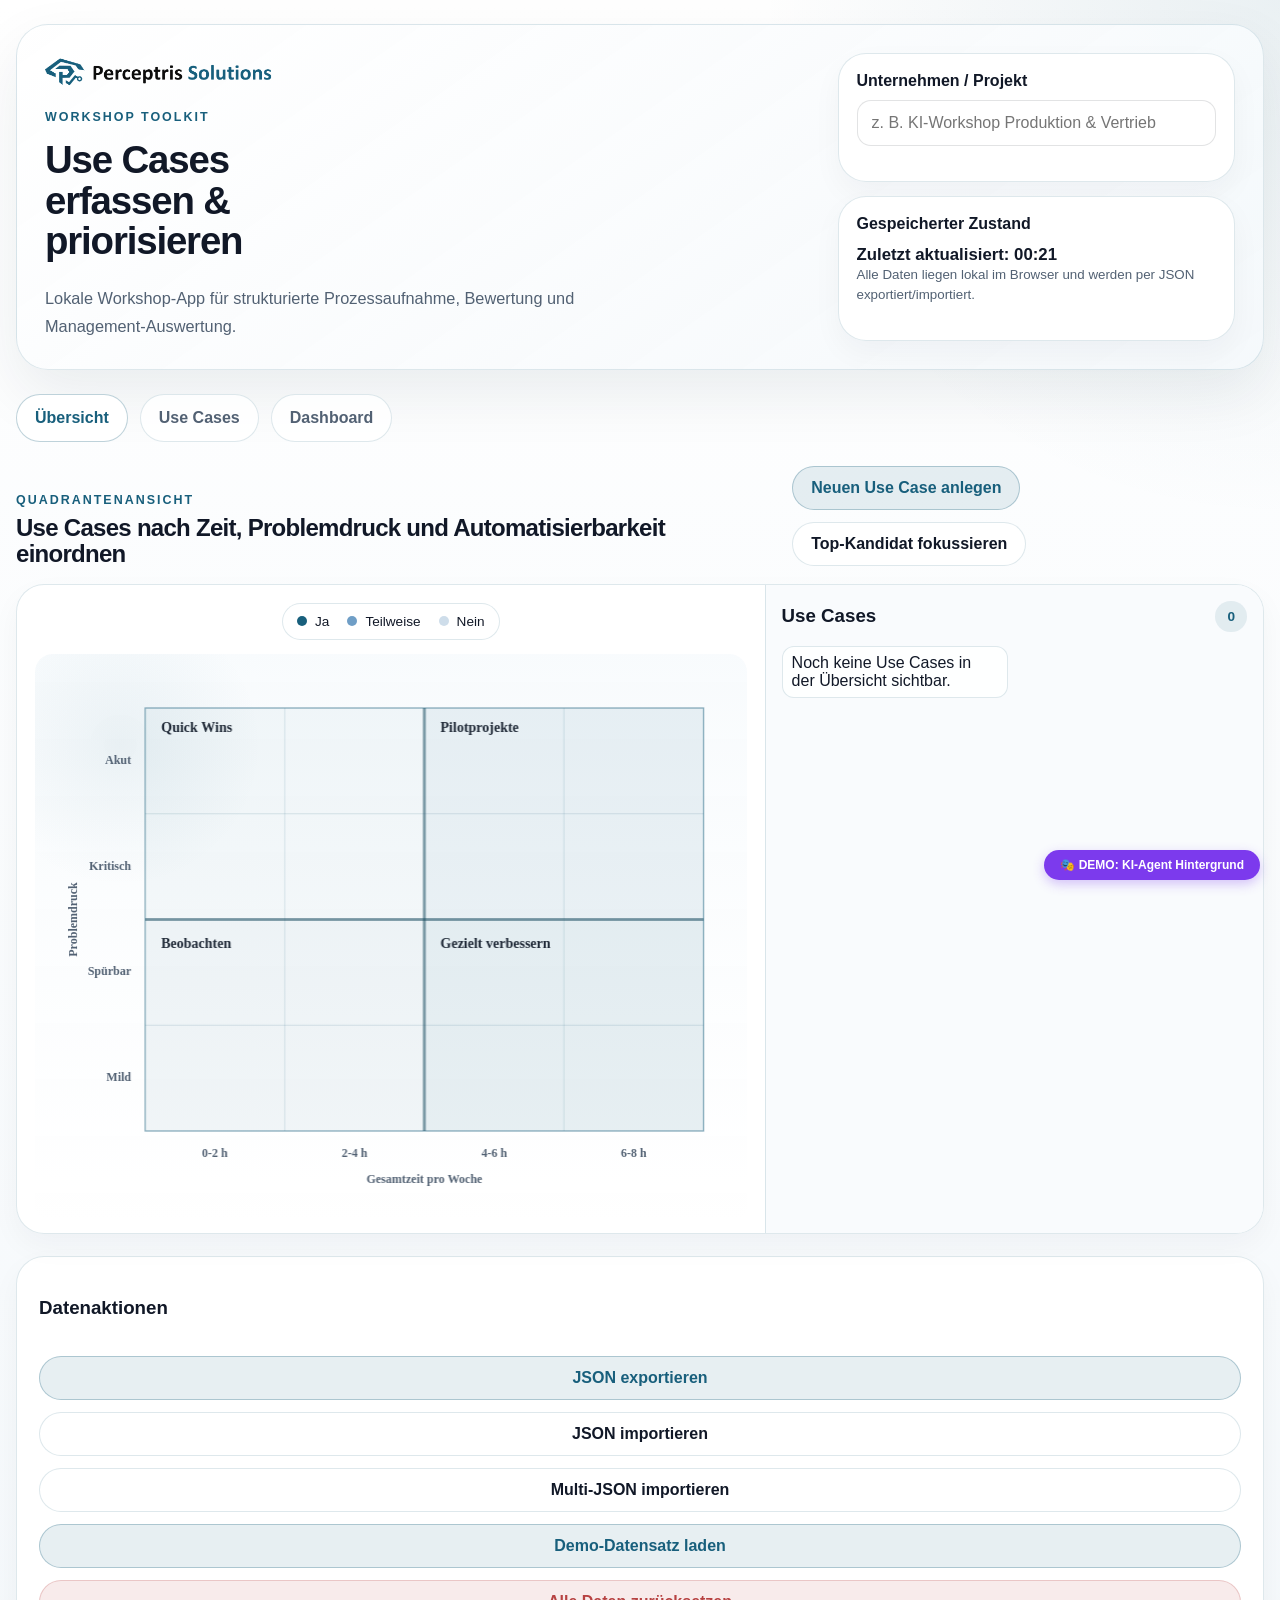
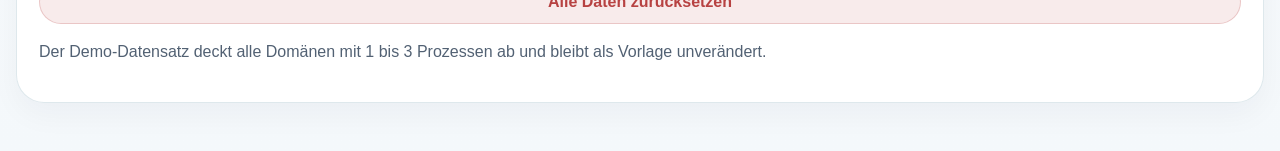
<file: index.html>
<!DOCTYPE html>
<html lang="de">
<head>
  <meta charset="UTF-8">
  <meta name="viewport" content="width=device-width, initial-scale=1.0">
  <title>Perceptris Use Case Workshop</title>
  <link rel="stylesheet" href="assets/style.css">
</head>
<body>
  <div class="app-shell">
    <header class="hero">
      <div class="hero__brand">
        <img src="assets/logo_klein.png" alt="Perceptris Solutions Logo" class="hero__logo">
        <div class="hero__copy">
          <p class="eyebrow">Workshop Toolkit</p>
          <h1>Use Cases erfassen &amp; priorisieren</h1>
          <p class="hero__lead">Lokale Workshop-App für strukturierte Prozessaufnahme, Bewertung und Management-Auswertung.</p>
        </div>
      </div>
      <div class="hero__meta">
        <div class="meta-card">
          <span class="meta-card__label">Unternehmen / Projekt</span>
          <input id="projectName" name="projectName" type="text" placeholder="z. B. KI-Workshop Produktion & Vertrieb">
        </div>
        <div class="meta-card meta-card--stat">
          <span class="meta-card__label">Gespeicherter Zustand</span>
          <strong id="storageStatus">Noch nicht gespeichert</strong>
          <small>Alle Daten liegen lokal im Browser und werden per JSON exportiert/importiert.</small>
        </div>
      </div>
    </header>

    <nav class="topnav" aria-label="Hauptnavigation">
      <button class="topnav__button is-active" data-view="overview">Übersicht</button>
      <button class="topnav__button" data-view="usecases">Use Cases</button>
      <button class="topnav__button" data-view="dashboard">Dashboard</button>
    </nav>

    <main>
      <section class="view is-active" data-view-panel="overview">
        <div class="section-head">
          <div>
            <p class="eyebrow">Quadrantenansicht</p>
            <h2>Use Cases nach Zeit, Problemdruck und Automatisierbarkeit einordnen</h2>
          </div>
          <div class="section-head__actions">
            <button class="button button--secondary" id="openWizardFromOverview">Neuen Use Case anlegen</button>
            <button class="button button--ghost" id="focusHighestScore">Top-Kandidat fokussieren</button>
          </div>
        </div>

        <div class="panel panel--network">
          <div class="matrix-layout">
            <div class="matrix-stage">
              <div class="network-legend">
                <span><i class="legend-dot legend-dot--yes"></i>Ja</span>
                <span><i class="legend-dot legend-dot--maybe"></i>Teilweise</span>
                <span><i class="legend-dot legend-dot--no"></i>Nein</span>
              </div>
              <canvas id="networkCanvas" width="1400" height="760" aria-label="Quadrantenmatrix"></canvas>
              <div class="network-tooltip" id="networkTooltip" hidden></div>
            </div>
            <aside class="matrix-index" aria-label="Use-Case-Zuordnung">
              <div class="matrix-index__header">
                <h3>Use Cases</h3>
                <span class="pill" id="matrixIndexCount">0</span>
              </div>
              <div class="matrix-index__list" id="matrixIndexList"></div>
            </aside>
          </div>
        </div>

        <article class="panel panel--utility">
          <div class="panel__header">
            <h3>Datenaktionen</h3>
          </div>
          <div class="utility-actions utility-actions--stack">
            <button class="button button--secondary" id="exportJsonButton">JSON exportieren</button>
            <label class="button button--ghost file-label">
              JSON importieren
              <input type="file" id="importJsonInput" accept="application/json">
            </label>
            <label class="button button--ghost file-label">
              Multi-JSON importieren
              <input type="file" id="multiImportJsonInput" accept="application/json" multiple>
            </label>
            <button class="button button--secondary" id="loadSampleButton">Demo-Datensatz laden</button>
            <button class="button button--danger" id="resetAllButton">Alle Daten zurücksetzen</button>
          </div>
          <p class="utility-note">Der Demo-Datensatz deckt alle Domänen mit 1 bis 3 Prozessen ab und bleibt als Vorlage unverändert.</p>
        </article>
      </section>

      <section class="view" data-view-panel="usecases">
        <div class="section-head">
          <div>
            <p class="eyebrow">Erfassung & Verwaltung</p>
            <h2>Use Cases strukturiert anlegen und pflegen</h2>
          </div>
          <div class="section-head__actions">
            <button class="button button--primary" id="startWizardButton">Neuen Use Case anlegen</button>
          </div>
        </div>

        <div class="wizard-layout">
          <article class="panel wizard-panel">
            <div class="panel__header">
              <h3 id="wizardTitle">Neuen Use Case anlegen</h3>
              <span class="pill" id="wizardModeBadge">Wizard</span>
            </div>
            <div class="wizard-progress" id="wizardProgress"></div>

            <form id="useCaseForm" novalidate>
              <input type="hidden" name="useCaseId">

              <div class="wizard-step is-active" data-step="0">
                <h4>1. Kontext</h4>
                <div class="form-grid form-grid--three">
                  <label>
                    Hierarchiestufe *
                    <select name="hierarchyLevel" required></select>
                  </label>
                  <label>
                    Domäne *
                    <select name="domain" required></select>
                  </label>
                  <label>
                    Rollenbezeichnung *
                    <input name="roleTitle" type="text" maxlength="100" required placeholder="z. B. Vertriebsinnendienst">
                  </label>
                  <label class="span-2">
                    Prozessname *
                    <input name="processName" type="text" maxlength="120" required placeholder="z. B. Manuelle Angebotsfreigabe für Sonderteile">
                    <small>Möglichst konkret formulieren.</small>
                  </label>
                </div>
              </div>

              <div class="wizard-step" data-step="1">
                <h4>2. Prozessbild</h4>
                <div class="form-grid">
                  <label>
                    Prozesscharakter
                    <select name="descriptionCategory"></select>
                  </label>
                  <label class="span-2">
                    Konkrete Beschreibung / Situation
                    <textarea name="descriptionNote" rows="4" minlength="20" placeholder="z. B. Pro Schicht werden 40 Teile manuell geprüft, gezählt und in Excel dokumentiert."></textarea>
                    <small>Mindestens 20 Zeichen, wenn du etwas einträgst.</small>
                  </label>
                </div>
              </div>

              <div class="wizard-step" data-step="2">
                <h4>3. Frequenz, Aufwand und Kostensatz</h4>
                <div class="form-grid">
                  <label>
                    Häufigkeit *
                    <select name="frequency" required></select>
                  </label>
                  <label>
                    Zeit pro Durchlauf in Minuten *
                    <input name="minutesPerRun" type="number" min="1" step="1" required placeholder="25">
                  </label>
                  <label>
                    Anzahl *
                    <input name="countPerFrequency" type="number" min="1" step="1" required placeholder="8">
                    <small>Bei täglich: Anzahl pro Arbeitstag.</small>
                  </label>
                  <label>
                    Stundensatz *
                    <div class="input-suffix">
                      <input name="hourlyRate" type="number" min="0" step="1" value="20" required>
                      <span>EUR</span>
                    </div>
                  </label>
                </div>
                <div class="metric-preview" id="liveComputationPreview"></div>
              </div>

              <div class="wizard-step" data-step="3">
                <h4>4. Problembild</h4>
                <div class="form-grid">
                  <label>
                    Problemdruck
                    <select name="painLevel"></select>
                  </label>
                  <label>
                    Fehleranfällig?
                    <select name="errorProne"></select>
                  </label>
                  <label class="span-2">
                    Notiz zur Fehleranfälligkeit
                    <textarea name="errorProneNote" rows="3" minlength="20" placeholder="Optional: Welche Fehler treten typischerweise auf?"></textarea>
                  </label>
                </div>
              </div>

              <div class="wizard-step" data-step="4">
                <h4>5. Daten- und Effizienzsicht</h4>
                <div class="form-grid">
                  <label>
                    Datenlage
                    <select name="dataAvailability"></select>
                  </label>
                  <fieldset class="span-2 checkbox-grid">
                    <legend>Warum ineffizient?</legend>
                    <label><input type="checkbox" name="inefficiencyReasons" value="Viele manuelle Schritte">Viele manuelle Schritte</label>
                    <label><input type="checkbox" name="inefficiencyReasons" value="Viele Rückfragen oder Abstimmungen">Viele Rückfragen oder Abstimmungen</label>
                    <label><input type="checkbox" name="inefficiencyReasons" value="Hoher Such- oder Rüstaufwand">Hoher Such- oder Rüstaufwand</label>
                    <label><input type="checkbox" name="inefficiencyReasons" value="Informationen in mehreren Quellen">Informationen in mehreren Quellen</label>
                    <label><input type="checkbox" name="inefficiencyReasons" value="Fehlende Standards oder klare Abläufe">Fehlende Standards oder klare Abläufe</label>
                    <label><input type="checkbox" name="inefficiencyReasons" value="Manuelle Prüf- oder Dokumentationsarbeit">Manuelle Prüf- oder Dokumentationsarbeit</label>
                  </fieldset>
                  <label class="span-2">
                    Kontextnotiz zur Ineffizienz
                    <textarea name="inefficiencyNote" rows="3" minlength="20" placeholder="Optional: Wo genau entstehen Wartezeit, Mehrarbeit oder Fehler?"></textarea>
                  </label>
                </div>
              </div>

              <div class="wizard-step" data-step="5">
                <h4>6. Potenzial</h4>
                <div class="form-grid">
                  <label>
                    Automatisierbarkeit
                    <select name="automatable"></select>
                  </label>
                  <label>
                    Impact
                    <select name="impact"></select>
                  </label>
                </div>
              </div>

              <div class="wizard-actions">
                <button class="button button--ghost" type="button" id="wizardBack">Zurück</button>
                <div class="wizard-actions__main">
                  <button class="button button--secondary" type="button" id="wizardNext">Weiter</button>
                  <button class="button button--primary" type="submit" id="wizardSave">Use Case speichern</button>
                </div>
              </div>
            </form>

            <div class="form-message" id="formMessage" aria-live="polite"></div>
          </article>

          <article class="panel">
            <div class="panel__header">
              <h3>Filter & Tabelle</h3>
              <span class="pill" id="tableCountBadge">0 Einträge</span>
            </div>

            <div class="filters">
              <label>
                Rolle
                <select id="filterRole"></select>
              </label>
              <label>
                Automatisierbarkeit
                <select id="filterAutomatable"></select>
              </label>
              <label>
                Impact
                <select id="filterImpact"></select>
              </label>
              <label>
                Sortierung
                <select id="sortBy">
                  <option value="score">Priorisierungsscore</option>
                  <option value="weeklyMinutes">Zeitaufwand pro Woche</option>
                  <option value="painLevel">Problemdruck</option>
                  <option value="annualCost">Jährliche Kosten</option>
                  <option value="impact">Impact</option>
                </select>
              </label>
            </div>

            <div class="table-wrap">
              <table>
                <thead>
                  <tr>
                    <th>Prozess</th>
                    <th>Rolle</th>
                    <th>Zeit/Woche</th>
                    <th>Stundensatz</th>
                    <th>Jahreskosten</th>
                    <th>Score</th>
                    <th>Impact</th>
                    <th>Aktionen</th>
                  </tr>
                </thead>
                <tbody id="useCaseTableBody"></tbody>
              </table>
            </div>
          </article>
        </div>
      </section>

      <section class="view" data-view-panel="dashboard">
        <div class="section-head">
          <div>
            <p class="eyebrow">Management Dashboard</p>
            <h2>KPIs, Visualisierungen und Executive Summary</h2>
          </div>
        </div>

        <div class="kpi-grid" id="kpiGrid"></div>

        <div class="dashboard-grid">
          <article class="panel">
            <div class="panel__header"><h3>Durchschnittlicher Automatisierungsgrad</h3></div>
            <div id="automationDonut" class="chart-slot"></div>
          </article>

          <article class="panel">
            <div class="panel__header"><h3>Top Use Cases nach Score</h3></div>
            <div id="topScoreChart" class="chart-slot"></div>
          </article>

          <article class="panel panel--wide">
            <div class="panel__header"><h3>Zeitaufwand pro Rolle und Woche</h3></div>
            <div id="roleTimeChart" class="chart-slot"></div>
          </article>

          <article class="panel panel--wide">
            <div class="panel__header"><h3>Verteilungen</h3></div>
            <div class="distribution-grid">
              <div id="painChart" class="chart-slot chart-slot--small"></div>
              <div id="impactChart" class="chart-slot chart-slot--small"></div>
              <div id="automatableChart" class="chart-slot chart-slot--small"></div>
            </div>
          </article>

          <article class="panel panel--wide">
            <div class="panel__header"><h3>Domänenradar</h3></div>
            <div id="domainRadarChart" class="chart-slot"></div>
          </article>

          <article class="panel panel--wide">
            <div class="panel__header"><h3>Executive Summary</h3></div>
            <div id="executiveSummary" class="summary-list"></div>
          </article>
        </div>
      </section>
    </main>
  </div>

  <template id="emptyStateTemplate">
    <div class="empty-state">
      <h3>Noch keine Use Cases vorhanden</h3>
      <p>Lege den ersten Use Case im Wizard an oder lade die Beispieldaten.</p>
    </div>
  </template>

  <script src="assets/app.js"></script>
  <div class="demo-indicator" id="demoBadge">DEMO: KI-Agent Hintergrund</div>
</body>
</html>
<script>
// KI-Agent Demo Toggle
(function() {
  const DEMO_KEY = 'perceptris-demo-active';
  
  function toggleDemo(on) {
    document.body.classList.toggle('demo-mode', on);
    document.getElementById('demoBadge').textContent = on ? '🎭 DEMO: Aktiv' : '🎭 DEMO: Deaktiviert';
    localStorage.setItem(DEMO_KEY, on ? '1' : '0');
  }
  
  // Init from localStorage
  if (localStorage.getItem(DEMO_KEY) === '1') {
    document.body.classList.add('demo-mode');
  }
  
  // Toggle on double-click of badge
  document.getElementById('demoBadge').addEventListener('dblclick', function() {
    toggleDemo(!document.body.classList.contains('demo-mode'));
  });
  
  // Expose global toggle for KI agent
  window.__demoToggle = function(on) { toggleDemo(on); };
})();
</script>
</file>
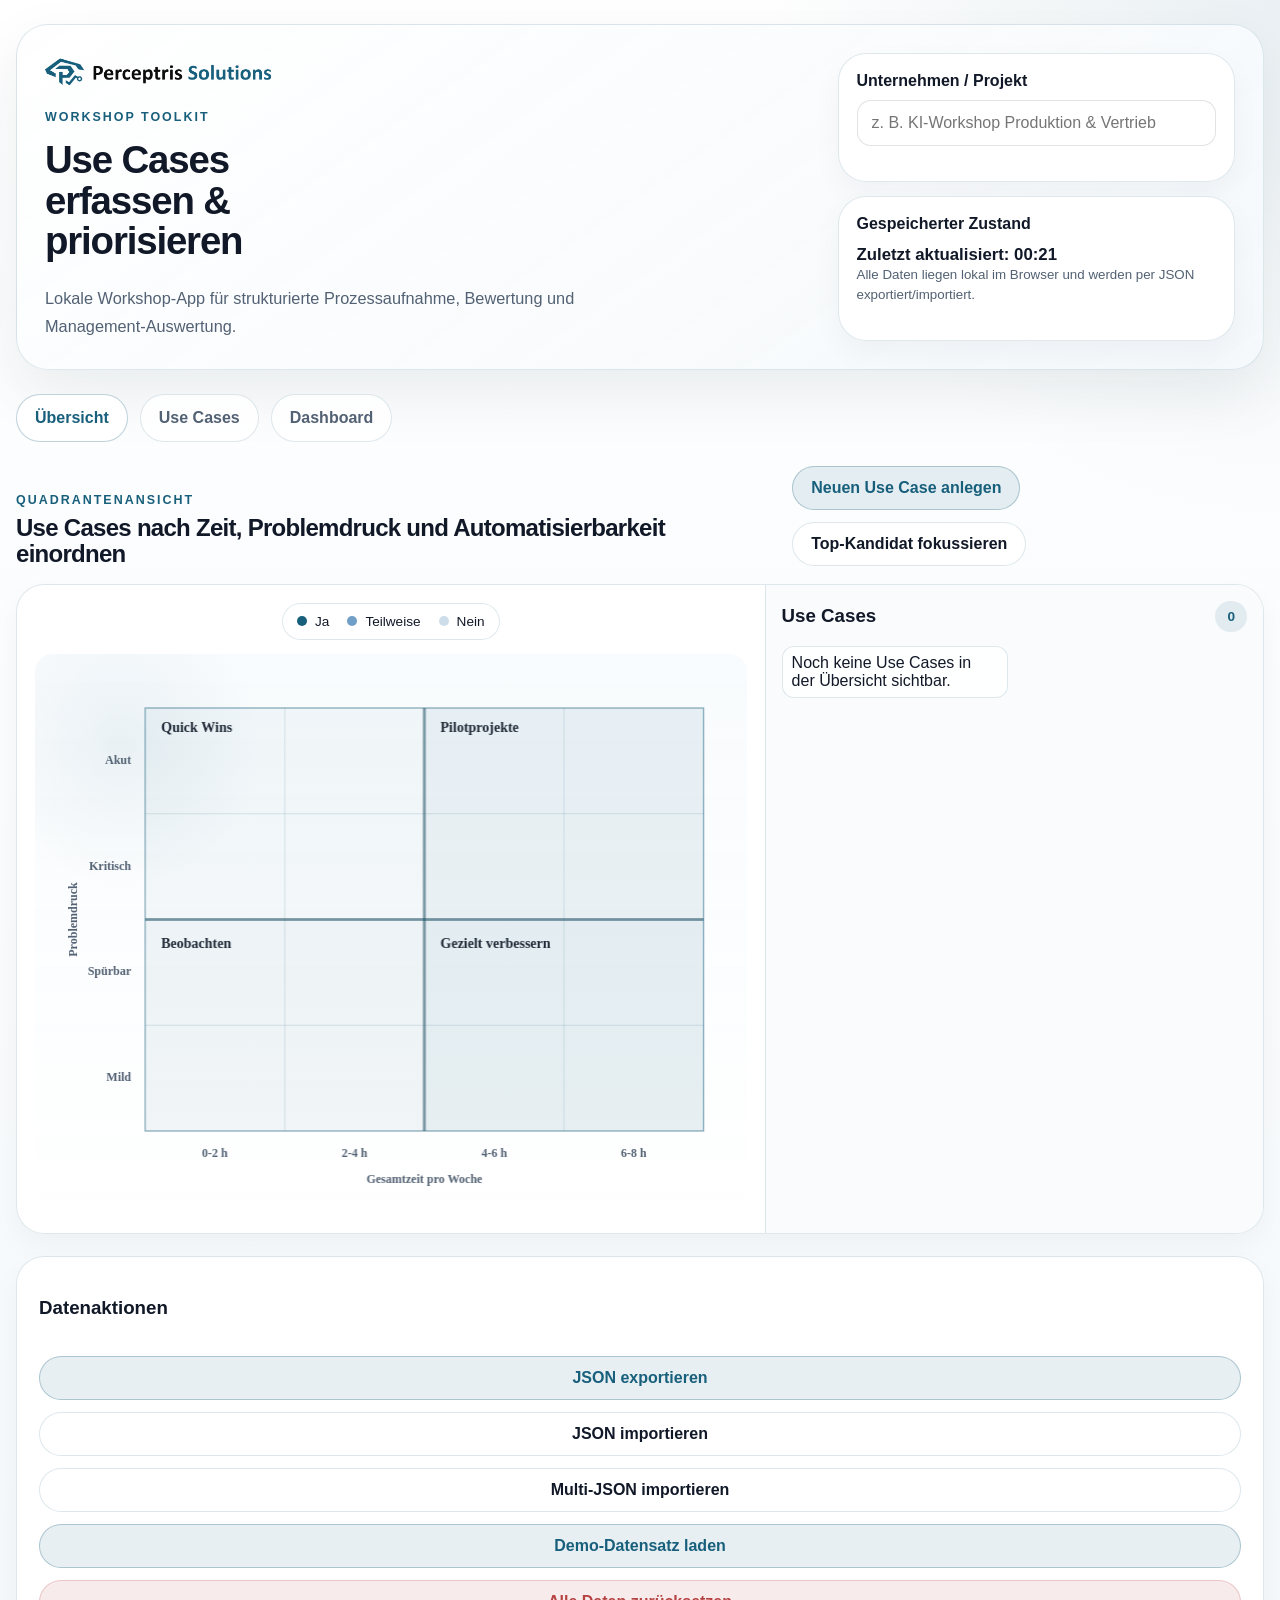
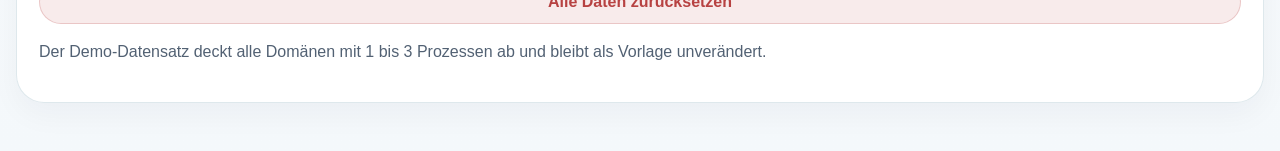
<file: PS-AI-Workshop-Toolkit/index.html>
<!DOCTYPE html>
<html lang="de">
<head>
  <meta charset="UTF-8">
  <meta name="viewport" content="width=device-width, initial-scale=1.0">
  <title>Perceptris Use Case Workshop</title>
  <link rel="stylesheet" href="assets/style.css">
</head>
<body>
  <div class="app-shell">
    <header class="hero">
      <div class="hero__brand">
        <img src="assets/logo_klein.png" alt="Perceptris Solutions Logo" class="hero__logo">
        <div class="hero__copy">
          <p class="eyebrow">Workshop Toolkit</p>
          <h1>Use Cases erfassen &amp; priorisieren</h1>
          <p class="hero__lead">Lokale Workshop-App für strukturierte Prozessaufnahme, Bewertung und Management-Auswertung.</p>
        </div>
      </div>
      <div class="hero__meta">
        <div class="meta-card">
          <span class="meta-card__label">Unternehmen / Projekt</span>
          <input id="projectName" name="projectName" type="text" placeholder="z. B. KI-Workshop Produktion & Vertrieb">
        </div>
        <div class="meta-card meta-card--stat">
          <span class="meta-card__label">Gespeicherter Zustand</span>
          <strong id="storageStatus">Noch nicht gespeichert</strong>
          <small>Alle Daten liegen lokal im Browser und werden per JSON exportiert/importiert.</small>
        </div>
      </div>
    </header>

    <nav class="topnav" aria-label="Hauptnavigation">
      <button class="topnav__button is-active" data-view="overview">Übersicht</button>
      <button class="topnav__button" data-view="usecases">Use Cases</button>
      <button class="topnav__button" data-view="dashboard">Dashboard</button>
    </nav>

    <main>
      <section class="view is-active" data-view-panel="overview">
        <div class="section-head">
          <div>
            <p class="eyebrow">Quadrantenansicht</p>
            <h2>Use Cases nach Zeit, Problemdruck und Automatisierbarkeit einordnen</h2>
          </div>
          <div class="section-head__actions">
            <button class="button button--secondary" id="openWizardFromOverview">Neuen Use Case anlegen</button>
            <button class="button button--ghost" id="focusHighestScore">Top-Kandidat fokussieren</button>
          </div>
        </div>

        <div class="panel panel--network">
          <div class="matrix-layout">
            <div class="matrix-stage">
              <div class="network-legend">
                <span><i class="legend-dot legend-dot--yes"></i>Ja</span>
                <span><i class="legend-dot legend-dot--maybe"></i>Teilweise</span>
                <span><i class="legend-dot legend-dot--no"></i>Nein</span>
              </div>
              <canvas id="networkCanvas" width="1400" height="760" aria-label="Quadrantenmatrix"></canvas>
              <div class="network-tooltip" id="networkTooltip" hidden></div>
            </div>
            <aside class="matrix-index" aria-label="Use-Case-Zuordnung">
              <div class="matrix-index__header">
                <h3>Use Cases</h3>
                <span class="pill" id="matrixIndexCount">0</span>
              </div>
              <div class="matrix-index__list" id="matrixIndexList"></div>
            </aside>
          </div>
        </div>

        <article class="panel panel--utility">
          <div class="panel__header">
            <h3>Datenaktionen</h3>
          </div>
          <div class="utility-actions utility-actions--stack">
            <button class="button button--secondary" id="exportJsonButton">JSON exportieren</button>
            <label class="button button--ghost file-label">
              JSON importieren
              <input type="file" id="importJsonInput" accept="application/json">
            </label>
            <label class="button button--ghost file-label">
              Multi-JSON importieren
              <input type="file" id="multiImportJsonInput" accept="application/json" multiple>
            </label>
            <button class="button button--secondary" id="loadSampleButton">Demo-Datensatz laden</button>
            <button class="button button--danger" id="resetAllButton">Alle Daten zurücksetzen</button>
          </div>
          <p class="utility-note">Der Demo-Datensatz deckt alle Domänen mit 1 bis 3 Prozessen ab und bleibt als Vorlage unverändert.</p>
        </article>
      </section>

      <section class="view" data-view-panel="usecases">
        <div class="section-head">
          <div>
            <p class="eyebrow">Erfassung & Verwaltung</p>
            <h2>Use Cases strukturiert anlegen und pflegen</h2>
          </div>
          <div class="section-head__actions">
            <button class="button button--primary" id="startWizardButton">Neuen Use Case anlegen</button>
          </div>
        </div>

        <div class="wizard-layout">
          <article class="panel wizard-panel">
            <div class="panel__header">
              <h3 id="wizardTitle">Neuen Use Case anlegen</h3>
              <span class="pill" id="wizardModeBadge">Wizard</span>
            </div>
            <div class="wizard-progress" id="wizardProgress"></div>

            <form id="useCaseForm" novalidate>
              <input type="hidden" name="useCaseId">

              <div class="wizard-step is-active" data-step="0">
                <h4>1. Kontext</h4>
                <div class="form-grid form-grid--three">
                  <label>
                    Hierarchiestufe *
                    <select name="hierarchyLevel" required></select>
                  </label>
                  <label>
                    Domäne *
                    <select name="domain" required></select>
                  </label>
                  <label>
                    Rollenbezeichnung *
                    <input name="roleTitle" type="text" maxlength="100" required placeholder="z. B. Vertriebsinnendienst">
                  </label>
                  <label class="span-2">
                    Prozessname *
                    <input name="processName" type="text" maxlength="120" required placeholder="z. B. Manuelle Angebotsfreigabe für Sonderteile">
                    <small>Möglichst konkret formulieren.</small>
                  </label>
                </div>
              </div>

              <div class="wizard-step" data-step="1">
                <h4>2. Prozessbild</h4>
                <div class="form-grid">
                  <label>
                    Prozesscharakter
                    <select name="descriptionCategory"></select>
                  </label>
                  <label class="span-2">
                    Konkrete Beschreibung / Situation
                    <textarea name="descriptionNote" rows="4" minlength="20" placeholder="z. B. Pro Schicht werden 40 Teile manuell geprüft, gezählt und in Excel dokumentiert."></textarea>
                    <small>Mindestens 20 Zeichen, wenn du etwas einträgst.</small>
                  </label>
                </div>
              </div>

              <div class="wizard-step" data-step="2">
                <h4>3. Frequenz, Aufwand und Kostensatz</h4>
                <div class="form-grid">
                  <label>
                    Häufigkeit *
                    <select name="frequency" required></select>
                  </label>
                  <label>
                    Zeit pro Durchlauf in Minuten *
                    <input name="minutesPerRun" type="number" min="1" step="1" required placeholder="25">
                  </label>
                  <label>
                    Anzahl *
                    <input name="countPerFrequency" type="number" min="1" step="1" required placeholder="8">
                    <small>Bei täglich: Anzahl pro Arbeitstag.</small>
                  </label>
                  <label>
                    Stundensatz *
                    <div class="input-suffix">
                      <input name="hourlyRate" type="number" min="0" step="1" value="20" required>
                      <span>EUR</span>
                    </div>
                  </label>
                </div>
                <div class="metric-preview" id="liveComputationPreview"></div>
              </div>

              <div class="wizard-step" data-step="3">
                <h4>4. Problembild</h4>
                <div class="form-grid">
                  <label>
                    Problemdruck
                    <select name="painLevel"></select>
                  </label>
                  <label>
                    Fehleranfällig?
                    <select name="errorProne"></select>
                  </label>
                  <label class="span-2">
                    Notiz zur Fehleranfälligkeit
                    <textarea name="errorProneNote" rows="3" minlength="20" placeholder="Optional: Welche Fehler treten typischerweise auf?"></textarea>
                  </label>
                </div>
              </div>

              <div class="wizard-step" data-step="4">
                <h4>5. Daten- und Effizienzsicht</h4>
                <div class="form-grid">
                  <label>
                    Datenlage
                    <select name="dataAvailability"></select>
                  </label>
                  <fieldset class="span-2 checkbox-grid">
                    <legend>Warum ineffizient?</legend>
                    <label><input type="checkbox" name="inefficiencyReasons" value="Viele manuelle Schritte">Viele manuelle Schritte</label>
                    <label><input type="checkbox" name="inefficiencyReasons" value="Viele Rückfragen oder Abstimmungen">Viele Rückfragen oder Abstimmungen</label>
                    <label><input type="checkbox" name="inefficiencyReasons" value="Hoher Such- oder Rüstaufwand">Hoher Such- oder Rüstaufwand</label>
                    <label><input type="checkbox" name="inefficiencyReasons" value="Informationen in mehreren Quellen">Informationen in mehreren Quellen</label>
                    <label><input type="checkbox" name="inefficiencyReasons" value="Fehlende Standards oder klare Abläufe">Fehlende Standards oder klare Abläufe</label>
                    <label><input type="checkbox" name="inefficiencyReasons" value="Manuelle Prüf- oder Dokumentationsarbeit">Manuelle Prüf- oder Dokumentationsarbeit</label>
                  </fieldset>
                  <label class="span-2">
                    Kontextnotiz zur Ineffizienz
                    <textarea name="inefficiencyNote" rows="3" minlength="20" placeholder="Optional: Wo genau entstehen Wartezeit, Mehrarbeit oder Fehler?"></textarea>
                  </label>
                </div>
              </div>

              <div class="wizard-step" data-step="5">
                <h4>6. Potenzial</h4>
                <div class="form-grid">
                  <label>
                    Automatisierbarkeit
                    <select name="automatable"></select>
                  </label>
                  <label>
                    Impact
                    <select name="impact"></select>
                  </label>
                </div>
              </div>

              <div class="wizard-actions">
                <button class="button button--ghost" type="button" id="wizardBack">Zurück</button>
                <div class="wizard-actions__main">
                  <button class="button button--secondary" type="button" id="wizardNext">Weiter</button>
                  <button class="button button--primary" type="submit" id="wizardSave">Use Case speichern</button>
                </div>
              </div>
            </form>

            <div class="form-message" id="formMessage" aria-live="polite"></div>
          </article>

          <article class="panel">
            <div class="panel__header">
              <h3>Filter & Tabelle</h3>
              <span class="pill" id="tableCountBadge">0 Einträge</span>
            </div>

            <div class="filters">
              <label>
                Rolle
                <select id="filterRole"></select>
              </label>
              <label>
                Automatisierbarkeit
                <select id="filterAutomatable"></select>
              </label>
              <label>
                Impact
                <select id="filterImpact"></select>
              </label>
              <label>
                Sortierung
                <select id="sortBy">
                  <option value="score">Priorisierungsscore</option>
                  <option value="weeklyMinutes">Zeitaufwand pro Woche</option>
                  <option value="painLevel">Problemdruck</option>
                  <option value="annualCost">Jährliche Kosten</option>
                  <option value="impact">Impact</option>
                </select>
              </label>
            </div>

            <div class="table-wrap">
              <table>
                <thead>
                  <tr>
                    <th>Prozess</th>
                    <th>Rolle</th>
                    <th>Zeit/Woche</th>
                    <th>Stundensatz</th>
                    <th>Jahreskosten</th>
                    <th>Score</th>
                    <th>Impact</th>
                    <th>Aktionen</th>
                  </tr>
                </thead>
                <tbody id="useCaseTableBody"></tbody>
              </table>
            </div>
          </article>
        </div>
      </section>

      <section class="view" data-view-panel="dashboard">
        <div class="section-head">
          <div>
            <p class="eyebrow">Management Dashboard</p>
            <h2>KPIs, Visualisierungen und Executive Summary</h2>
          </div>
        </div>

        <div class="kpi-grid" id="kpiGrid"></div>

        <div class="dashboard-grid">
          <article class="panel">
            <div class="panel__header"><h3>Durchschnittlicher Automatisierungsgrad</h3></div>
            <div id="automationDonut" class="chart-slot"></div>
          </article>

          <article class="panel">
            <div class="panel__header"><h3>Top Use Cases nach Score</h3></div>
            <div id="topScoreChart" class="chart-slot"></div>
          </article>

          <article class="panel panel--wide">
            <div class="panel__header"><h3>Zeitaufwand pro Rolle und Woche</h3></div>
            <div id="roleTimeChart" class="chart-slot"></div>
          </article>

          <article class="panel panel--wide">
            <div class="panel__header"><h3>Verteilungen</h3></div>
            <div class="distribution-grid">
              <div id="painChart" class="chart-slot chart-slot--small"></div>
              <div id="impactChart" class="chart-slot chart-slot--small"></div>
              <div id="automatableChart" class="chart-slot chart-slot--small"></div>
            </div>
          </article>

          <article class="panel panel--wide">
            <div class="panel__header"><h3>Domänenradar</h3></div>
            <div id="domainRadarChart" class="chart-slot"></div>
          </article>

          <article class="panel panel--wide">
            <div class="panel__header"><h3>Executive Summary</h3></div>
            <div id="executiveSummary" class="summary-list"></div>
          </article>
        </div>
      </section>
    </main>
  </div>

  <template id="emptyStateTemplate">
    <div class="empty-state">
      <h3>Noch keine Use Cases vorhanden</h3>
      <p>Lege den ersten Use Case im Wizard an oder lade die Beispieldaten.</p>
    </div>
  </template>

  <script src="assets/app.js"></script>
</body>
</html>
</file>
<file: assets/style.css>
:root {
  --bg: #f4f8fb;
  --surface: #ffffff;
  --surface-alt: #f8fbfd;
  --text: #111827;
  --text-soft: #526173;
  --line: rgba(24, 95, 124, 0.14);
  --line-strong: rgba(24, 95, 124, 0.28);
  --primary: #185f7c;
  --primary-dark: #0f4359;
  --primary-soft: rgba(24, 95, 124, 0.1);
  --success-50: rgba(118, 186, 94, 0.14);
  --success-75: rgba(70, 166, 92, 0.18);
  --success-100: rgba(32, 138, 80, 0.22);
  --success-text: #216a43;
  --danger: #b74242;
  --shadow: 0 24px 60px rgba(8, 35, 48, 0.08);
  --radius-lg: 28px;
  --radius-md: 18px;
  --radius-sm: 12px;
  --max-width: 1480px;
}

* { box-sizing: border-box; }
html { scroll-behavior: smooth; }
body {
  margin: 0;
  font-family: "Aptos", "Segoe UI Variable", "Segoe UI", sans-serif;
  background:
    radial-gradient(circle at top right, rgba(24, 95, 124, 0.09), transparent 24%),
    linear-gradient(180deg, #ffffff 0%, var(--bg) 100%);
  color: var(--text);
}

button, input, select, textarea { font: inherit; }
button { cursor: pointer; }

.app-shell {
  width: min(calc(100% - 32px), var(--max-width));
  margin: 24px auto 48px;
}

.hero {
  display: grid;
  grid-template-columns: minmax(0, 1.45fr) minmax(300px, 0.75fr);
  gap: 24px;
  padding: 28px;
  border: 1px solid var(--line);
  border-radius: 32px;
  background: linear-gradient(145deg, rgba(255,255,255,0.98), rgba(244,248,251,0.92));
  box-shadow: var(--shadow);
}

.hero__brand {
  display: flex;
  flex-direction: column;
  gap: 18px;
  align-items: flex-start;
}

.hero__logo {
  width: 240px;
  max-width: 100%;
  height: auto;
  object-fit: contain;
}

.hero__copy {
  display: grid;
  gap: 8px;
}

.eyebrow {
  margin: 0 0 8px;
  font-size: 0.78rem;
  letter-spacing: 0.16em;
  text-transform: uppercase;
  color: var(--primary);
  font-weight: 800;
}

.hero h1, .section-head h2 {
  margin: 0;
  line-height: 1.05;
  letter-spacing: -0.03em;
}

.hero h1 { font-size: clamp(2rem, 3vw, 3.2rem); max-width: 10ch; }
.hero__lead {
  max-width: 62ch;
  margin: 16px 0 0;
  color: var(--text-soft);
  font-size: 1.02rem;
  line-height: 1.7;
}

.hero__meta { display: grid; gap: 14px; }

.meta-card, .panel {
  border: 1px solid var(--line);
  border-radius: var(--radius-lg);
  background: rgba(255,255,255,0.95);
  box-shadow: 0 12px 30px rgba(8, 35, 48, 0.04);
}

.meta-card { padding: 18px; }
.meta-card input { margin-top: 10px; }
.meta-card--stat strong { display: block; margin-top: 12px; font-size: 1.05rem; }
.meta-card__label, label, legend { display: block; font-weight: 700; color: var(--text); }
.meta-card small, label small, .utility-note { color: var(--text-soft); line-height: 1.5; }

.topnav { display: flex; gap: 12px; margin: 24px 0; }
.topnav__button, .button {
  border: 1px solid transparent;
  border-radius: 999px;
  transition: 160ms ease;
}

.topnav__button {
  padding: 14px 18px;
  background: rgba(255,255,255,0.82);
  border-color: var(--line);
  color: var(--text-soft);
  font-weight: 700;
}

.topnav__button.is-active, .topnav__button:hover {
  color: var(--primary);
  border-color: var(--line-strong);
  background: var(--surface);
}

.view { display: none; }
.view.is-active { display: block; }

.section-head {
  display: flex;
  justify-content: space-between;
  align-items: flex-end;
  gap: 16px;
  margin-bottom: 18px;
}

.section-head__actions, .utility-actions, .wizard-actions, .wizard-actions__main {
  display: flex;
  gap: 12px;
  flex-wrap: wrap;
}

.utility-actions--stack { flex-direction: column; align-items: stretch; }

.button { padding: 12px 18px; font-weight: 800; }
.button--primary { background: var(--primary); color: #fff; }
.button--primary:hover { background: var(--primary-dark); }
.button--secondary { border-color: var(--line-strong); background: var(--primary-soft); color: var(--primary); }
.button--ghost { border-color: var(--line); background: #fff; color: var(--text); }
.button--danger { border-color: rgba(183,66,66,0.22); background: rgba(183,66,66,0.1); color: var(--danger); }

.panel { padding: 22px; }
.panel__header {
  display: flex;
  justify-content: space-between;
  align-items: center;
  gap: 12px;
  margin-bottom: 18px;
}

.pill {
  padding: 8px 12px;
  border-radius: 999px;
  background: var(--primary-soft);
  color: var(--primary);
  font-size: 0.85rem;
  font-weight: 800;
}

.panel--network {
  position: relative;
  padding: 0;
  overflow: hidden;
}

.matrix-layout {
  display: grid;
  grid-template-columns: minmax(0, 1.2fr) minmax(340px, 0.8fr);
  align-items: stretch;
}

.matrix-stage {
  position: relative;
  min-width: 0;
  display: grid;
  grid-template-rows: auto 1fr;
  gap: 14px;
  padding: 18px 18px 12px;
  height: min(72vh, 760px);
}

#networkCanvas {
  display: block;
  width: 100%;
  height: 100%;
  min-height: 0;
  border-radius: 18px;
  background:
    radial-gradient(circle at 12% 16%, rgba(24,95,124,0.07), transparent 18%),
    linear-gradient(180deg, rgba(248,251,253,0.96), rgba(255,255,255,1));
}

.network-legend {
  justify-self: center;
  display: flex;
  gap: 18px;
  padding: 10px 14px;
  border-radius: 999px;
  background: rgba(255,255,255,0.88);
  border: 1px solid var(--line);
  backdrop-filter: blur(8px);
  font-size: 0.85rem;
}

.legend-dot {
  display: inline-block;
  width: 10px;
  height: 10px;
  border-radius: 999px;
  margin-right: 8px;
}

.legend-dot--yes { background: #185f7c; }
.legend-dot--maybe { background: #6f9ec6; }
.legend-dot--no { background: #ceddea; }

.network-tooltip {
  position: absolute;
  z-index: 2;
  min-width: 220px;
  padding: 14px;
  border-radius: 18px;
  background: rgba(17,24,39,0.92);
  color: #fff;
  pointer-events: none;
  box-shadow: 0 18px 48px rgba(6,14,23,0.32);
}

.matrix-index {
  display: grid;
  grid-template-rows: auto 1fr;
  gap: 14px;
  padding: 16px 16px 16px;
  border-left: 1px solid var(--line);
  background: rgba(248,251,253,0.82);
  height: min(72vh, 760px);
  min-height: 0;
}

.matrix-index__header {
  display: flex;
  align-items: center;
  justify-content: space-between;
  gap: 12px;
}

.matrix-index__header h3 {
  margin: 0;
}

.matrix-index__list {
  display: grid;
  grid-template-columns: repeat(2, minmax(0, 1fr));
  gap: 6px 8px;
  align-content: start;
  overflow: auto;
  padding-right: 4px;
}

.matrix-index__item {
  padding: 7px 9px;
  border: 1px solid var(--line);
  border-radius: 12px;
  background: rgba(255,255,255,0.84);
}

.matrix-index__title {
  display: flex;
  gap: 8px;
  align-items: flex-start;
  color: var(--text);
  font-size: 0.88rem;
  font-weight: 700;
  line-height: 1.28;
}
.matrix-index__number { min-width: 24px; color: var(--primary); }

.panel--utility {
  margin-top: 22px;
}

.overview-grid, .dashboard-grid, .wizard-layout {
  display: grid;
  gap: 22px;
}

.overview-grid {
  grid-template-columns: minmax(0, 1.15fr) minmax(300px, 0.85fr);
  margin-top: 20px;
}

.wizard-layout { grid-template-columns: minmax(0, 1fr); }

.overview-cards, .summary-list { display: grid; gap: 12px; }

.overview-card, .summary-item {
  padding: 16px;
  border: 1px solid var(--line);
  border-radius: var(--radius-md);
  background: var(--surface-alt);
}

.overview-card { display: flex; justify-content: space-between; gap: 14px; }
.overview-card h4, .summary-item h4, .chart-card h4 { margin: 0 0 6px; }
.overview-card p, .summary-item p, .metric-preview p { margin: 0; color: var(--text-soft); line-height: 1.55; }
.summary-item h4 { color: var(--primary); }
.summary-emphasis { color: var(--primary); font-weight: 800; }

.radar-layout {
  display: grid;
  grid-template-columns: repeat(2, minmax(0, 1fr));
  gap: 20px;
  align-items: stretch;
}

.radar-card {
  height: 100%;
  padding: 18px;
  border: 1px solid var(--line);
  border-radius: 20px;
  background: rgba(248, 251, 253, 0.78);
  box-sizing: border-box;
}

.radar-card--visual {
  display: grid;
  justify-items: center;
  gap: 2px;
}

.radar-card--table {
  align-self: stretch;
}

.radar-legend {
  display: flex;
  justify-content: center;
  gap: 24px;
  flex-wrap: wrap;
  margin-top: -72px;
}

.radar-legend__item {
  display: flex;
  align-items: center;
  gap: 8px;
  font-size: 0.92rem;
  font-weight: 700;
  color: #1f2937;
}

.radar-legend__dot {
  display: inline-block;
  width: 12px;
  height: 12px;
  border-radius: 999px;
}

.radar-legend__dot--count { background: #185f7c; }
.radar-legend__dot--automation { background: var(--danger); }

.radar-table-wrap {
  overflow: hidden;
}

.radar-table {
  width: 100%;
  border-collapse: collapse;
  min-width: 0;
}

.radar-table th,
.radar-table td {
  padding: 10px 12px;
  text-align: left;
  font-size: 0.9rem;
  border-bottom: 1px solid rgba(24,95,124,0.08);
}

.radar-table th {
  font-size: 0.78rem;
  letter-spacing: 0.03em;
  text-transform: uppercase;
  color: var(--text-soft);
  background: rgba(255,255,255,0.8);
}

.radar-table tbody tr:last-child td {
  border-bottom: 0;
}

.wizard-progress {
  display: flex;
  gap: 10px;
  margin-bottom: 18px;
  flex-wrap: wrap;
}

.wizard-progress__step {
  min-width: 34px;
  height: 34px;
  padding: 0 12px;
  border-radius: 999px;
  border: 1px solid var(--line);
  background: #fff;
  color: var(--text-soft);
  display: inline-flex;
  align-items: center;
  justify-content: center;
  font-weight: 800;
}

.wizard-progress__step.is-active, .wizard-progress__step.is-complete {
  border-color: transparent;
  background: var(--primary);
  color: #fff;
}

.wizard-step { display: none; }
.wizard-step.is-active { display: block; }
.wizard-step h4 { margin: 0 0 18px; font-size: 1.12rem; }

.form-grid, .filters, .distribution-grid, .kpi-grid {
  display: grid;
  gap: 18px;
}

.form-grid { grid-template-columns: repeat(2, minmax(0, 1fr)); }
.form-grid--three { grid-template-columns: repeat(3, minmax(0, 1fr)); }
.span-2 { grid-column: 1 / -1; }

label, fieldset { display: grid; gap: 8px; align-content: start; }
input, select, textarea {
  width: 100%;
  padding: 13px 14px;
  border-radius: 14px;
  border: 1px solid rgba(17,24,39,0.12);
  background: #fff;
  color: var(--text);
  transition: 160ms ease;
}

input:focus, select:focus, textarea:focus {
  outline: none;
  border-color: rgba(24,95,124,0.48);
  box-shadow: 0 0 0 4px rgba(24,95,124,0.08);
}

.input-suffix { position: relative; }
.input-suffix span {
  position: absolute;
  top: 50%;
  right: 16px;
  transform: translateY(-50%);
  color: var(--text-soft);
  font-weight: 700;
}
.input-suffix input { padding-right: 62px; }

.checkbox-grid {
  border: 1px solid var(--line);
  border-radius: var(--radius-md);
  padding: 14px;
  grid-template-columns: repeat(2, minmax(0, 1fr));
}

.checkbox-grid label {
  display: flex;
  gap: 10px;
  align-items: center;
  font-weight: 600;
}

.checkbox-grid input { width: auto; }

.metric-preview, .form-message {
  margin-top: 16px;
  padding: 14px 16px;
  border-radius: var(--radius-md);
  background: var(--surface-alt);
  color: var(--text-soft);
}

.form-message.is-error { background: rgba(183,66,66,0.08); color: var(--danger); }
.form-message.is-success { background: rgba(31,122,98,0.08); color: #1f7a62; }

.wizard-actions {
  margin-top: 24px;
  padding-top: 20px;
  border-top: 1px solid var(--line);
}

.filters {
  grid-template-columns: repeat(4, minmax(0, 1fr));
  margin-bottom: 16px;
}

.table-wrap { overflow: auto; }
table { width: 100%; border-collapse: collapse; min-width: 1120px; }
th, td {
  padding: 14px 10px;
  border-bottom: 1px solid rgba(17,24,39,0.08);
  text-align: left;
  vertical-align: top;
}
th { color: var(--text-soft); font-size: 0.85rem; }

.impact-badge, .score-badge {
  display: inline-flex;
  align-items: center;
  padding: 7px 10px;
  border-radius: 999px;
  font-weight: 800;
  font-size: 0.82rem;
}

.impact-badge[data-impact="high"] { color: #fff; background: var(--primary); }
.impact-badge[data-impact="medium"] { color: var(--primary); background: rgba(24,95,124,0.14); }
.impact-badge[data-impact="low"] { color: var(--text-soft); background: rgba(82,97,115,0.12); }
.score-badge { color: var(--primary); background: var(--primary-soft); }
.row-actions { display: flex; gap: 8px; flex-wrap: wrap; }

.kpi-grid {
  grid-template-columns: repeat(7, minmax(0, 1fr));
  margin-bottom: 20px;
}

.chart-card {
  padding: 18px;
  border-radius: var(--radius-md);
  background: #fff;
  border: 1px solid var(--line);
}

.chart-card p { margin: 4px 0 0; color: var(--text-soft); }
.chart-card--saving-50 { background: rgba(80, 200, 120, 0.12); border-color: rgba(80, 200, 120, 0.24); }
.chart-card--saving-75 { background: rgba(37, 211, 102, 0.15); border-color: rgba(37, 211, 102, 0.28); }
.chart-card--saving-100 { background: rgba(22, 163, 74, 0.18); border-color: rgba(22, 163, 74, 0.32); }
.chart-card--saving-50 h4, .chart-card--saving-75 h4, .chart-card--saving-100 h4 { color: var(--success-text); }

.dashboard-grid {
  grid-template-columns: repeat(2, minmax(0, 1fr));
}

.panel--wide { grid-column: 1 / -1; }
.distribution-grid { grid-template-columns: repeat(3, minmax(0, 1fr)); }
.chart-slot { min-height: 280px; }
.chart-slot--small { min-height: 260px; }
.chart-svg { width: 100%; height: 100%; }

.bar-list {
  display: grid;
  gap: 14px;
}

.bar-row {
  display: grid;
  grid-template-columns: minmax(260px, 1.35fr) minmax(0, 2fr) auto;
  gap: 14px;
  align-items: center;
}

.bar-row__label {
  font-size: 0.92rem;
  line-height: 1.35;
  color: var(--text);
}

.bar-row__track {
  height: 16px;
  border-radius: 999px;
  background: rgba(24,95,124,0.08);
  overflow: hidden;
}

.bar-row__fill {
  height: 100%;
  border-radius: 999px;
  background: linear-gradient(90deg, #185f7c, #4b9abb);
}

.bar-row__value {
  font-weight: 800;
  color: var(--text-soft);
}

.file-label {
  position: relative;
  overflow: hidden;
  display: inline-flex;
  align-items: center;
  justify-content: center;
  text-align: center;
}

.file-label input {
  position: absolute;
  inset: 0;
  opacity: 0;
  cursor: pointer;
}

.empty-state {
  padding: 28px;
  text-align: center;
  color: var(--text-soft);
}

.empty-state h3 { margin: 0 0 10px; color: var(--text); }

@media (max-width: 1220px) {
  .hero, .overview-grid, .dashboard-grid, .distribution-grid, .radar-layout, .matrix-layout {
    grid-template-columns: 1fr;
  }

  .kpi-grid { grid-template-columns: repeat(3, minmax(0, 1fr)); }
  .filters { grid-template-columns: repeat(2, minmax(0, 1fr)); }
  .bar-row { grid-template-columns: 1fr; }
  .matrix-layout { min-height: 0; }
  .matrix-stage { height: min(68vh, 680px); }
  .matrix-index { height: min(68vh, 680px); border-left: 0; border-top: 1px solid var(--line); }
  .matrix-index__list { grid-template-columns: repeat(2, minmax(0, 1fr)); }
}

@media (max-width: 860px) {
  .app-shell {
    width: min(calc(100% - 20px), var(--max-width));
    margin-top: 12px;
  }

  .hero { padding: 20px; }
  .hero__brand { flex-direction: column; }
  .hero__logo { width: 200px; max-width: 100%; }
  .topnav, .section-head, .panel__header, .overview-card { flex-direction: column; align-items: stretch; }
  .form-grid, .form-grid--three, .filters, .kpi-grid { grid-template-columns: 1fr; }
  .matrix-index__list { grid-template-columns: 1fr; }
  .checkbox-grid { grid-template-columns: 1fr; }
  table { min-width: 860px; }
}

/* ===== DEMO MODE ===== */
/* Von KI-Agent hinzugefügt: Demo-Hintergrund für Workshop */
:root:has(~ .demo-indicator) {
  --bg: #f0f4ff;
  --primary: #7c3aed;
}

body.demo-mode {
  background:
    radial-gradient(circle at top right, rgba(124, 58, 237, 0.12), transparent 24%),
    linear-gradient(180deg, #ffffff 0%, #f0f4ff 100%) !important;
}

.demo-indicator {
  position: fixed;
  bottom: 20px;
  right: 20px;
  background: #7c3aed;
  color: white;
  padding: 8px 16px;
  border-radius: 20px;
  font-size: 12px;
  font-weight: 600;
  z-index: 9999;
  pointer-events: none;
  box-shadow: 0 4px 12px rgba(124, 58, 237, 0.3);
}

.demo-indicator::before {
  content: "🎭 ";
}
</file>
<file: PS-AI-Workshop-Toolkit/assets/style.css>
:root {
  --bg: #f4f8fb;
  --surface: #ffffff;
  --surface-alt: #f8fbfd;
  --text: #111827;
  --text-soft: #526173;
  --line: rgba(24, 95, 124, 0.14);
  --line-strong: rgba(24, 95, 124, 0.28);
  --primary: #185f7c;
  --primary-dark: #0f4359;
  --primary-soft: rgba(24, 95, 124, 0.1);
  --success-50: rgba(118, 186, 94, 0.14);
  --success-75: rgba(70, 166, 92, 0.18);
  --success-100: rgba(32, 138, 80, 0.22);
  --success-text: #216a43;
  --danger: #b74242;
  --shadow: 0 24px 60px rgba(8, 35, 48, 0.08);
  --radius-lg: 28px;
  --radius-md: 18px;
  --radius-sm: 12px;
  --max-width: 1480px;
}

* { box-sizing: border-box; }
html { scroll-behavior: smooth; }
body {
  margin: 0;
  font-family: "Aptos", "Segoe UI Variable", "Segoe UI", sans-serif;
  background:
    radial-gradient(circle at top right, rgba(24, 95, 124, 0.09), transparent 24%),
    linear-gradient(180deg, #ffffff 0%, var(--bg) 100%);
  color: var(--text);
}

button, input, select, textarea { font: inherit; }
button { cursor: pointer; }

.app-shell {
  width: min(calc(100% - 32px), var(--max-width));
  margin: 24px auto 48px;
}

.hero {
  display: grid;
  grid-template-columns: minmax(0, 1.45fr) minmax(300px, 0.75fr);
  gap: 24px;
  padding: 28px;
  border: 1px solid var(--line);
  border-radius: 32px;
  background: linear-gradient(145deg, rgba(255,255,255,0.98), rgba(244,248,251,0.92));
  box-shadow: var(--shadow);
}

.hero__brand {
  display: flex;
  flex-direction: column;
  gap: 18px;
  align-items: flex-start;
}

.hero__logo {
  width: 240px;
  max-width: 100%;
  height: auto;
  object-fit: contain;
}

.hero__copy {
  display: grid;
  gap: 8px;
}

.eyebrow {
  margin: 0 0 8px;
  font-size: 0.78rem;
  letter-spacing: 0.16em;
  text-transform: uppercase;
  color: var(--primary);
  font-weight: 800;
}

.hero h1, .section-head h2 {
  margin: 0;
  line-height: 1.05;
  letter-spacing: -0.03em;
}

.hero h1 { font-size: clamp(2rem, 3vw, 3.2rem); max-width: 10ch; }
.hero__lead {
  max-width: 62ch;
  margin: 16px 0 0;
  color: var(--text-soft);
  font-size: 1.02rem;
  line-height: 1.7;
}

.hero__meta { display: grid; gap: 14px; }

.meta-card, .panel {
  border: 1px solid var(--line);
  border-radius: var(--radius-lg);
  background: rgba(255,255,255,0.95);
  box-shadow: 0 12px 30px rgba(8, 35, 48, 0.04);
}

.meta-card { padding: 18px; }
.meta-card input { margin-top: 10px; }
.meta-card--stat strong { display: block; margin-top: 12px; font-size: 1.05rem; }
.meta-card__label, label, legend { display: block; font-weight: 700; color: var(--text); }
.meta-card small, label small, .utility-note { color: var(--text-soft); line-height: 1.5; }

.topnav { display: flex; gap: 12px; margin: 24px 0; }
.topnav__button, .button {
  border: 1px solid transparent;
  border-radius: 999px;
  transition: 160ms ease;
}

.topnav__button {
  padding: 14px 18px;
  background: rgba(255,255,255,0.82);
  border-color: var(--line);
  color: var(--text-soft);
  font-weight: 700;
}

.topnav__button.is-active, .topnav__button:hover {
  color: var(--primary);
  border-color: var(--line-strong);
  background: var(--surface);
}

.view { display: none; }
.view.is-active { display: block; }

.section-head {
  display: flex;
  justify-content: space-between;
  align-items: flex-end;
  gap: 16px;
  margin-bottom: 18px;
}

.section-head__actions, .utility-actions, .wizard-actions, .wizard-actions__main {
  display: flex;
  gap: 12px;
  flex-wrap: wrap;
}

.utility-actions--stack { flex-direction: column; align-items: stretch; }

.button { padding: 12px 18px; font-weight: 800; }
.button--primary { background: var(--primary); color: #fff; }
.button--primary:hover { background: var(--primary-dark); }
.button--secondary { border-color: var(--line-strong); background: var(--primary-soft); color: var(--primary); }
.button--ghost { border-color: var(--line); background: #fff; color: var(--text); }
.button--danger { border-color: rgba(183,66,66,0.22); background: rgba(183,66,66,0.1); color: var(--danger); }

.panel { padding: 22px; }
.panel__header {
  display: flex;
  justify-content: space-between;
  align-items: center;
  gap: 12px;
  margin-bottom: 18px;
}

.pill {
  padding: 8px 12px;
  border-radius: 999px;
  background: var(--primary-soft);
  color: var(--primary);
  font-size: 0.85rem;
  font-weight: 800;
}

.panel--network {
  position: relative;
  padding: 0;
  overflow: hidden;
}

.matrix-layout {
  display: grid;
  grid-template-columns: minmax(0, 1.2fr) minmax(340px, 0.8fr);
  align-items: stretch;
}

.matrix-stage {
  position: relative;
  min-width: 0;
  display: grid;
  grid-template-rows: auto 1fr;
  gap: 14px;
  padding: 18px 18px 12px;
  height: min(72vh, 760px);
}

#networkCanvas {
  display: block;
  width: 100%;
  height: 100%;
  min-height: 0;
  border-radius: 18px;
  background:
    radial-gradient(circle at 12% 16%, rgba(24,95,124,0.07), transparent 18%),
    linear-gradient(180deg, rgba(248,251,253,0.96), rgba(255,255,255,1));
}

.network-legend {
  justify-self: center;
  display: flex;
  gap: 18px;
  padding: 10px 14px;
  border-radius: 999px;
  background: rgba(255,255,255,0.88);
  border: 1px solid var(--line);
  backdrop-filter: blur(8px);
  font-size: 0.85rem;
}

.legend-dot {
  display: inline-block;
  width: 10px;
  height: 10px;
  border-radius: 999px;
  margin-right: 8px;
}

.legend-dot--yes { background: #185f7c; }
.legend-dot--maybe { background: #6f9ec6; }
.legend-dot--no { background: #ceddea; }

.network-tooltip {
  position: absolute;
  z-index: 2;
  min-width: 220px;
  padding: 14px;
  border-radius: 18px;
  background: rgba(17,24,39,0.92);
  color: #fff;
  pointer-events: none;
  box-shadow: 0 18px 48px rgba(6,14,23,0.32);
}

.matrix-index {
  display: grid;
  grid-template-rows: auto 1fr;
  gap: 14px;
  padding: 16px 16px 16px;
  border-left: 1px solid var(--line);
  background: rgba(248,251,253,0.82);
  height: min(72vh, 760px);
  min-height: 0;
}

.matrix-index__header {
  display: flex;
  align-items: center;
  justify-content: space-between;
  gap: 12px;
}

.matrix-index__header h3 {
  margin: 0;
}

.matrix-index__list {
  display: grid;
  grid-template-columns: repeat(2, minmax(0, 1fr));
  gap: 6px 8px;
  align-content: start;
  overflow: auto;
  padding-right: 4px;
}

.matrix-index__item {
  padding: 7px 9px;
  border: 1px solid var(--line);
  border-radius: 12px;
  background: rgba(255,255,255,0.84);
}

.matrix-index__title {
  display: flex;
  gap: 8px;
  align-items: flex-start;
  color: var(--text);
  font-size: 0.88rem;
  font-weight: 700;
  line-height: 1.28;
}
.matrix-index__number { min-width: 24px; color: var(--primary); }

.panel--utility {
  margin-top: 22px;
}

.overview-grid, .dashboard-grid, .wizard-layout {
  display: grid;
  gap: 22px;
}

.overview-grid {
  grid-template-columns: minmax(0, 1.15fr) minmax(300px, 0.85fr);
  margin-top: 20px;
}

.wizard-layout { grid-template-columns: minmax(0, 1fr); }

.overview-cards, .summary-list { display: grid; gap: 12px; }

.overview-card, .summary-item {
  padding: 16px;
  border: 1px solid var(--line);
  border-radius: var(--radius-md);
  background: var(--surface-alt);
}

.overview-card { display: flex; justify-content: space-between; gap: 14px; }
.overview-card h4, .summary-item h4, .chart-card h4 { margin: 0 0 6px; }
.overview-card p, .summary-item p, .metric-preview p { margin: 0; color: var(--text-soft); line-height: 1.55; }
.summary-item h4 { color: var(--primary); }
.summary-emphasis { color: var(--primary); font-weight: 800; }

.radar-layout {
  display: grid;
  grid-template-columns: repeat(2, minmax(0, 1fr));
  gap: 20px;
  align-items: stretch;
}

.radar-card {
  height: 100%;
  padding: 18px;
  border: 1px solid var(--line);
  border-radius: 20px;
  background: rgba(248, 251, 253, 0.78);
  box-sizing: border-box;
}

.radar-card--visual {
  display: grid;
  justify-items: center;
  gap: 2px;
}

.radar-card--table {
  align-self: stretch;
}

.radar-legend {
  display: flex;
  justify-content: center;
  gap: 24px;
  flex-wrap: wrap;
  margin-top: -72px;
}

.radar-legend__item {
  display: flex;
  align-items: center;
  gap: 8px;
  font-size: 0.92rem;
  font-weight: 700;
  color: #1f2937;
}

.radar-legend__dot {
  display: inline-block;
  width: 12px;
  height: 12px;
  border-radius: 999px;
}

.radar-legend__dot--count { background: #185f7c; }
.radar-legend__dot--automation { background: var(--danger); }

.radar-table-wrap {
  overflow: hidden;
}

.radar-table {
  width: 100%;
  border-collapse: collapse;
  min-width: 0;
}

.radar-table th,
.radar-table td {
  padding: 10px 12px;
  text-align: left;
  font-size: 0.9rem;
  border-bottom: 1px solid rgba(24,95,124,0.08);
}

.radar-table th {
  font-size: 0.78rem;
  letter-spacing: 0.03em;
  text-transform: uppercase;
  color: var(--text-soft);
  background: rgba(255,255,255,0.8);
}

.radar-table tbody tr:last-child td {
  border-bottom: 0;
}

.wizard-progress {
  display: flex;
  gap: 10px;
  margin-bottom: 18px;
  flex-wrap: wrap;
}

.wizard-progress__step {
  min-width: 34px;
  height: 34px;
  padding: 0 12px;
  border-radius: 999px;
  border: 1px solid var(--line);
  background: #fff;
  color: var(--text-soft);
  display: inline-flex;
  align-items: center;
  justify-content: center;
  font-weight: 800;
}

.wizard-progress__step.is-active, .wizard-progress__step.is-complete {
  border-color: transparent;
  background: var(--primary);
  color: #fff;
}

.wizard-step { display: none; }
.wizard-step.is-active { display: block; }
.wizard-step h4 { margin: 0 0 18px; font-size: 1.12rem; }

.form-grid, .filters, .distribution-grid, .kpi-grid {
  display: grid;
  gap: 18px;
}

.form-grid { grid-template-columns: repeat(2, minmax(0, 1fr)); }
.form-grid--three { grid-template-columns: repeat(3, minmax(0, 1fr)); }
.span-2 { grid-column: 1 / -1; }

label, fieldset { display: grid; gap: 8px; align-content: start; }
input, select, textarea {
  width: 100%;
  padding: 13px 14px;
  border-radius: 14px;
  border: 1px solid rgba(17,24,39,0.12);
  background: #fff;
  color: var(--text);
  transition: 160ms ease;
}

input:focus, select:focus, textarea:focus {
  outline: none;
  border-color: rgba(24,95,124,0.48);
  box-shadow: 0 0 0 4px rgba(24,95,124,0.08);
}

.input-suffix { position: relative; }
.input-suffix span {
  position: absolute;
  top: 50%;
  right: 16px;
  transform: translateY(-50%);
  color: var(--text-soft);
  font-weight: 700;
}
.input-suffix input { padding-right: 62px; }

.checkbox-grid {
  border: 1px solid var(--line);
  border-radius: var(--radius-md);
  padding: 14px;
  grid-template-columns: repeat(2, minmax(0, 1fr));
}

.checkbox-grid label {
  display: flex;
  gap: 10px;
  align-items: center;
  font-weight: 600;
}

.checkbox-grid input { width: auto; }

.metric-preview, .form-message {
  margin-top: 16px;
  padding: 14px 16px;
  border-radius: var(--radius-md);
  background: var(--surface-alt);
  color: var(--text-soft);
}

.form-message.is-error { background: rgba(183,66,66,0.08); color: var(--danger); }
.form-message.is-success { background: rgba(31,122,98,0.08); color: #1f7a62; }

.wizard-actions {
  margin-top: 24px;
  padding-top: 20px;
  border-top: 1px solid var(--line);
}

.filters {
  grid-template-columns: repeat(4, minmax(0, 1fr));
  margin-bottom: 16px;
}

.table-wrap { overflow: auto; }
table { width: 100%; border-collapse: collapse; min-width: 1120px; }
th, td {
  padding: 14px 10px;
  border-bottom: 1px solid rgba(17,24,39,0.08);
  text-align: left;
  vertical-align: top;
}
th { color: var(--text-soft); font-size: 0.85rem; }

.impact-badge, .score-badge {
  display: inline-flex;
  align-items: center;
  padding: 7px 10px;
  border-radius: 999px;
  font-weight: 800;
  font-size: 0.82rem;
}

.impact-badge[data-impact="high"] { color: #fff; background: var(--primary); }
.impact-badge[data-impact="medium"] { color: var(--primary); background: rgba(24,95,124,0.14); }
.impact-badge[data-impact="low"] { color: var(--text-soft); background: rgba(82,97,115,0.12); }
.score-badge { color: var(--primary); background: var(--primary-soft); }
.row-actions { display: flex; gap: 8px; flex-wrap: wrap; }

.kpi-grid {
  grid-template-columns: repeat(7, minmax(0, 1fr));
  margin-bottom: 20px;
}

.chart-card {
  padding: 18px;
  border-radius: var(--radius-md);
  background: #fff;
  border: 1px solid var(--line);
}

.chart-card p { margin: 4px 0 0; color: var(--text-soft); }
.chart-card--saving-50 { background: rgba(80, 200, 120, 0.12); border-color: rgba(80, 200, 120, 0.24); }
.chart-card--saving-75 { background: rgba(37, 211, 102, 0.15); border-color: rgba(37, 211, 102, 0.28); }
.chart-card--saving-100 { background: rgba(22, 163, 74, 0.18); border-color: rgba(22, 163, 74, 0.32); }
.chart-card--saving-50 h4, .chart-card--saving-75 h4, .chart-card--saving-100 h4 { color: var(--success-text); }

.dashboard-grid {
  grid-template-columns: repeat(2, minmax(0, 1fr));
}

.panel--wide { grid-column: 1 / -1; }
.distribution-grid { grid-template-columns: repeat(3, minmax(0, 1fr)); }
.chart-slot { min-height: 280px; }
.chart-slot--small { min-height: 260px; }
.chart-svg { width: 100%; height: 100%; }

.bar-list {
  display: grid;
  gap: 14px;
}

.bar-row {
  display: grid;
  grid-template-columns: minmax(260px, 1.35fr) minmax(0, 2fr) auto;
  gap: 14px;
  align-items: center;
}

.bar-row__label {
  font-size: 0.92rem;
  line-height: 1.35;
  color: var(--text);
}

.bar-row__track {
  height: 16px;
  border-radius: 999px;
  background: rgba(24,95,124,0.08);
  overflow: hidden;
}

.bar-row__fill {
  height: 100%;
  border-radius: 999px;
  background: linear-gradient(90deg, #185f7c, #4b9abb);
}

.bar-row__value {
  font-weight: 800;
  color: var(--text-soft);
}

.file-label {
  position: relative;
  overflow: hidden;
  display: inline-flex;
  align-items: center;
  justify-content: center;
  text-align: center;
}

.file-label input {
  position: absolute;
  inset: 0;
  opacity: 0;
  cursor: pointer;
}

.empty-state {
  padding: 28px;
  text-align: center;
  color: var(--text-soft);
}

.empty-state h3 { margin: 0 0 10px; color: var(--text); }

@media (max-width: 1220px) {
  .hero, .overview-grid, .dashboard-grid, .distribution-grid, .radar-layout, .matrix-layout {
    grid-template-columns: 1fr;
  }

  .kpi-grid { grid-template-columns: repeat(3, minmax(0, 1fr)); }
  .filters { grid-template-columns: repeat(2, minmax(0, 1fr)); }
  .bar-row { grid-template-columns: 1fr; }
  .matrix-layout { min-height: 0; }
  .matrix-stage { height: min(68vh, 680px); }
  .matrix-index { height: min(68vh, 680px); border-left: 0; border-top: 1px solid var(--line); }
  .matrix-index__list { grid-template-columns: repeat(2, minmax(0, 1fr)); }
}

@media (max-width: 860px) {
  .app-shell {
    width: min(calc(100% - 20px), var(--max-width));
    margin-top: 12px;
  }

  .hero { padding: 20px; }
  .hero__brand { flex-direction: column; }
  .hero__logo { width: 200px; max-width: 100%; }
  .topnav, .section-head, .panel__header, .overview-card { flex-direction: column; align-items: stretch; }
  .form-grid, .form-grid--three, .filters, .kpi-grid { grid-template-columns: 1fr; }
  .matrix-index__list { grid-template-columns: 1fr; }
  .checkbox-grid { grid-template-columns: 1fr; }
  table { min-width: 860px; }
}
</file>
